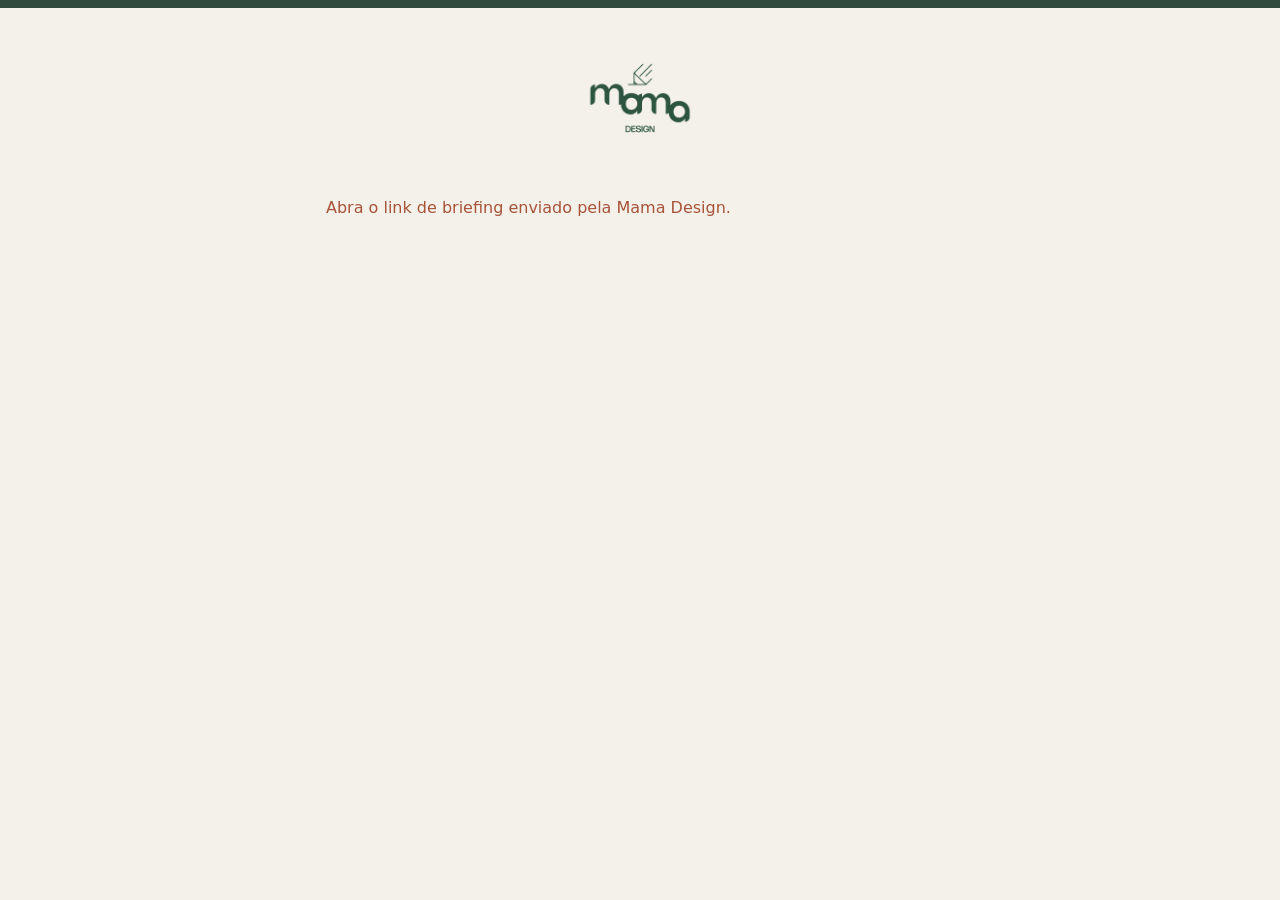
<file: briefing.html>
<!doctype html>
<html lang="pt-BR">
<head>
<meta charset="utf-8">
<meta name="viewport" content="width=device-width, initial-scale=1">
<meta name="referrer" content="no-referrer">
<meta name="robots" content="noindex, nofollow">
<title>Briefing · Mama Design</title>
<style>
:root{color-scheme:light;--green:#304b3e;--terra:#a85339;--cream:#f4f1ea;--paper:#fffdf8;--line:#e2ddd1;--ink:#303d34}
*{box-sizing:border-box}body{margin:0;border-top:8px solid var(--green);background:var(--cream);color:var(--ink);font:16px/1.55 system-ui,sans-serif}
main{width:min(660px,100%);margin:auto;padding:24px 16px 56px}header{text-align:center;padding:4px 0 18px}header img{width:124px;height:auto;object-fit:contain}
.card{padding:clamp(17px,5vw,34px);background:var(--paper);border:1px solid var(--line);border-radius:18px;min-width:0}
h1,h2{color:var(--green);font:400 2rem/1.12 Georgia,serif;margin:0 0 12px}h2{font-size:1.5rem}
p{margin:0 0 16px}.eyebrow{color:var(--terra);text-transform:uppercase;letter-spacing:.12em;font-weight:700;font-size:.73rem}
.dates{display:grid;grid-template-columns:repeat(auto-fit,minmax(180px,1fr));gap:8px;margin:20px 0}.dates div{background:#edf0e5;padding:12px;border-radius:10px}.dates strong{display:block;color:var(--green)}
label{display:block;color:#26382e;font-weight:600;margin:14px 0}label span,.hint{display:block;font-size:.86rem;font-weight:400;color:#515b52}
input:not([type=checkbox]),textarea{display:block;margin:6px 0 0;width:100%;min-width:0;max-width:100%;border:1px solid #d2d6c9;border-radius:8px;background:#fff;padding:10px 12px;font:inherit;color:inherit}
textarea{resize:vertical;min-height:75px}input[type=date],input[type=time]{appearance:none;min-height:46px}input[type=date]::-webkit-date-and-time-value,input[type=time]::-webkit-date-and-time-value{text-align:left}
.checkbox{display:flex;align-items:flex-start;gap:10px}.checkbox input{width:20px;height:20px;margin:2px 0 0;accent-color:var(--green);flex:none}
button{border:0;border-radius:9px;min-height:44px;padding:11px 16px;background:var(--terra);color:white;font:600 1rem system-ui;cursor:pointer}button:disabled{opacity:.55;cursor:default}
form section+section{border-top:1px solid var(--line);padding-top:20px;margin-top:24px}.file-list{display:grid;grid-template-columns:repeat(auto-fill,minmax(100px,1fr));gap:8px;margin-top:10px}
.file-list div{background:#f1eee5;border-radius:8px;padding:7px;min-width:0}.file-list img{display:block;width:100%;height:70px;object-fit:cover;border-radius:5px}.file-list small{display:block;overflow:hidden;text-overflow:ellipsis;white-space:nowrap}.file-list button{margin-top:5px;padding:6px;background:transparent;color:var(--green);font-size:.8rem}
#status{margin:10px 0;color:var(--terra);overflow-wrap:anywhere}#status:empty,[hidden]{display:none}
@media(max-width:520px){button[type=submit],#start{width:100%}}
label span.question{font:inherit;color:inherit}
</style>
<link rel="stylesheet" href="/briefing-typography.css?v=2">
</head>
<body>
<main>
<header><img src="/icons/mama-original.png" alt="Mama Design"></header>
<div id="loading" class="card" role="status">Carregando seu briefing…</div>
<section class="card" id="process" hidden>
<p class="eyebrow" id="package"></p>
<h1>Como funciona seu projeto</h1>
<p>Antes de começarmos a criar, confira os prazos combinados para a sua identidade visual.</p>
<div class="dates">
<div>Envie o briefing até<strong id="briefingDue"></strong></div>
<div>Previsão de envio da prévia<strong id="previewDue"></strong></div>
</div>
<p>Se o briefing chegar depois da data indicada, vou revisar o cronograma e combinar um novo prazo com você, se necessário.</p>
<p>Com suas respostas, começo a desenvolver a identidade visual. Quando a prévia estiver pronta, envio para você revisar.</p>
<label class="checkbox"><input id="agree" type="checkbox"> Li e entendi como funcionam os prazos do meu projeto.</label>
<button id="start" type="button" disabled>Começar briefing</button>
</section>
<form class="card" id="briefing" hidden>
<section>
<h1 id="briefingTitle">Vamos criar sua identidade visual?</h1>
<p>Me conta o que você imaginou até aqui. Pode ser uma ideia bem definida ou só algumas referências que você gostou!</p>
<label><span id="namePrompt" class="question">Como o nome deve aparecer na arte?</span><span id="titleHint"></span><input name="title" maxlength="200" required></label>
<label>Qual é a data do evento?<input type="date" name="event_date" required></label>
<label><span id="timePrompt" class="question">Qual é o horário?</span><span>Preencha se já estiver definido.</span><input type="time" name="start_time"></label>
</section>
<section>
<h2>Sobre a identidade visual</h2>
<label><span id="themePrompt" class="question">Você já pensou em um tema?</span><span id="themeHint">Se ainda não tiver um, conta o que você quer transmitir com a festa.</span><textarea name="theme" maxlength="1500"></textarea></label>
<label>Tem cores que você ama ou prefere evitar?<textarea name="colors" maxlength="1000"></textarea></label>
<label>Como você imagina o estilo da identidade?<span>Pode ser aquarela, desenhos, cores suaves, algo divertido ou delicado.</span><textarea name="style" maxlength="1500"></textarea></label>
<label>Tem algum detalhe que você gostaria muito de ver na arte?<textarea name="details" maxlength="2500"></textarea></label>
</section>
<section id="typographyQuestions" hidden>
<fieldset class="typography-fieldset">
<legend style="max-width:100%;white-space:normal">
<span id="typographyPrompt"></span>
<span id="typographyHelp" style="display:block;margin-top:6px;color:#304b3e;font:500 0.95rem/1.45 system-ui,sans-serif">Sua escolha é uma referência de estilo. A fonte final pode ser diferente da amostra.</span>
</legend>
<div id="typographyOptions" class="typography-options"></div>
</fieldset>
</section>
<section>
<h2 id="placeTitle">Local do evento</h2>
<label><span id="venuePrompt" class="question">Nome do local</span><input name="venue" maxlength="300"></label>
<label>Endereço<span id="addressHint"></span><input name="address" maxlength="500"></label>
<label id="phrase" hidden>Quer incluir alguma frase ou recado no convite?<textarea name="invite_phrase" maxlength="1200"></textarea></label>
</section>
<section id="weddingQuestions" hidden>
<h2>Detalhes do casamento</h2>
<label>O que da história de vocês poderia inspirar a identidade?<span>Pode ser um lugar, uma lembrança ou um símbolo que tenha significado.</span><textarea name="wedding_story" maxlength="1200" disabled></textarea></label>
<label>Como vocês imaginam o monograma?<span>Contem quais iniciais usar, em que ordem e se gostariam de incluir algum elemento.</span><textarea name="wedding_monogram" maxlength="500" disabled></textarea></label>
<label>A recepção será em outro local?<span>Se sim, informem nome, endereço e horário da recepção.</span><textarea name="wedding_reception" maxlength="1000" disabled></textarea></label>
<label id="weddingInviteQuestions" hidden>Que outras informações entram no convite?<span>Por exemplo, nomes dos pais, confirmação de presença, traje ou site do casamento.</span><textarea name="wedding_invite_details" maxlength="1200" disabled></textarea></label>
</section>
<section id="debutanteQuestions" hidden>
<h2>Detalhes dos 15 anos</h2>
<label>O que tem a cara da debutante?<span>Contem um pouco da personalidade dela, do que ela ama e do que gostaria de ver na festa.</span><textarea name="debutante_personality" maxlength="1200" disabled></textarea></label>
<label>Quais iniciais devem aparecer no monograma?<span>Escreva as letras na ordem em que quer que apareçam.</span><input name="debutante_initials" maxlength="40" required disabled></label>
<label>Gostaria de algum elemento específico no monograma?<span>Se tiver preferência, descreva a moldura, as flores, os símbolos ou outros detalhes que você imagina.</span><textarea name="debutante_monogram_details" maxlength="800" disabled></textarea></label>
<label>Quais momentos especiais vocês planejam?<span>Entrada, valsa, homenagens ou outros momentos que precisam aparecer nas peças.</span><textarea name="debutante_moments" maxlength="1000" disabled></textarea></label>
<label id="debutanteInviteQuestions" hidden>Que outras informações entram no convite?<span>Por exemplo, traje, confirmação de presença ou um recado para os convidados.</span><textarea name="debutante_invite_details" maxlength="1200" disabled></textarea></label>
</section>
<section id="pieces" hidden>
<h2>Sobre as peças combinadas</h2>
<p id="items"></p>
<label>Me conta os detalhes das peças<span>Você pode incluir textos, formatos e medidas que já tiver.</span><textarea name="pieces" maxlength="2500"></textarea></label>
</section>
<section>
<h2>Quer me mostrar o que te inspirou?</h2>
<p>Adicione fotos salvas no celular, cole links ou mande dos dois jeitos. Pode ser uma decoração, uma paleta ou um print de um detalhe que você amou.</p>
<label>Adicionar fotos<span>Opcional. Até 6 fotos de 3 MB cada, em JPG, PNG, WebP ou HEIC.</span>
<input id="photos" type="file" accept="image/jpeg,image/png,image/webp,image/heic,image/heif,.heic,.heif" multiple></label>
<div class="file-list" id="photoList"></div>
<label>Links das referências<span>Opcional. Cole um link por linha.</span><textarea name="links" maxlength="3000" placeholder="https://"></textarea></label>
</section>
<button id="send" type="submit">Enviar briefing</button>
</form>
<section class="card" id="success" hidden>
<h1>Briefing recebido! 💚</h1>
<p>Obrigada por compartilhar suas ideias comigo.</p>
<p>Com carinho, Mama Design</p>
</section>
<p id="status" role="alert"></p>
</main>
<script>
const $=id=>document.getElementById(id);
const token=location.hash.slice(1);
const endpoint='https://zhdvnziazdcbquzslsls.supabase.co/functions/v1/mama-event-briefing';
const form=$('briefing');
const date=value=>value.split('-').reverse().join('/');
const selected=[];
let sending=false;
let acceptedDates;

async function call(action,body){
 const res=await fetch(endpoint+'?action='+action,{
  method:'POST',headers:{Authorization:'Bearer '+token,...(typeof body==='string'?{'Content-Type':'application/json'}:{})},body,cache:'no-store'
 });
 const data=await res.json();
 if(!res.ok)throw Error(data.error||'Não foi possível concluir. Tente novamente.');
 return data;
}
function report(message){$('status').textContent=message;if(message)$('status').scrollIntoView({block:'nearest'})}
function show(id){for(const section of ['loading','process','briefing','success'])$(section).hidden=section!==id}
function renderTypography(type){
 const wedding=type==='Casamento',debutante=type==='15 anos';
 if(!wedding&&!debutante)return;
 const category=wedding?'casamento':'debutante',count=9;
 $('typographyPrompt').textContent=wedding?'Qual estilo de tipografia vocês mais gostam?':'Qual estilo de tipografia você mais gosta?';
 $('typographyOptions').innerHTML=Array.from({length:count},(_,i)=>{
  const option=i+1;
  return '<label class="typography-option"><span class="typography-option-title"><input type="radio" name="typography_choice" value="'+option+'" aria-describedby="typographyHelp" required> Opção '+option+'</span><span class="typography-sample" data-sample="'+category+'-'+option+'" aria-hidden="true"></span></label>';
 }).join('') + '<label class="typography-option"><span class="typography-option-title"><input type="radio" name="typography_choice" value="other" aria-describedby="typographyHelp" required> Outro</span><span>Envie suas referências no final.</span></label>';
 $('typographyQuestions').hidden=false;
}
function renderPhotos(){
 const nodes=selected.map((entry,index)=>{
  const box=document.createElement('div'),img=document.createElement('img');
  img.src=entry.url;img.alt='';
  img.onerror=()=>img.remove();
  const name=document.createElement('small');name.textContent=entry.file.name;
  const button=document.createElement('button');button.type='button';button.textContent='Remover';
  button.setAttribute('aria-label','Remover '+entry.file.name);
  button.onclick=()=>{if(sending)return;URL.revokeObjectURL(entry.url);selected.splice(index,1);renderPhotos()};
  box.append(img,name,button);return box;
 });
 $('photoList').replaceChildren(...nodes);
}
$('photos').onchange=e=>{
 const files=[...e.target.files];e.target.value='';
 if(sending||!files.length)return;
 if(files.length+selected.length>6||files.some(f=>!f.size||f.size>3*1024*1024)){
  report('Escolha até 6 fotos de no máximo 3 MB cada.');return;
 }
 for(const file of files)selected.push({file,url:URL.createObjectURL(file)});
 report('');renderPhotos();
};
$('agree').onchange=()=>{$('start').disabled=!$('agree').checked};
$('start').onclick=async()=>{
 $('start').disabled=true;report('');
 try{
  const data=await call('accept',JSON.stringify(acceptedDates));show(data.submitted?'success':'briefing');
  window.scrollTo(0,0);
 }catch(e){report(e.message);$('start').disabled=false}
};
form.onsubmit=async e=>{
 e.preventDefault();if(sending)return;
 const data=new FormData(form);
 for(const photo of selected)data.append('photos',photo.file);
 sending=true;$('send').disabled=true;$('photos').disabled=true;$('send').textContent='Enviando…';report('');
 try{
  await call('submit',data);
  for(const photo of selected)URL.revokeObjectURL(photo.url);
  show('success');window.scrollTo(0,0);
 }catch(e){report(e.message)}
 finally{sending=false;$('send').disabled=false;$('photos').disabled=false;$('send').textContent='Enviar briefing'}
};
(async()=>{
 try{
  if(!/^[\da-f]{8}-(?:[\da-f]{4}-){3}[\da-f]{12}$/i.test(token))throw Error('Abra o link de briefing enviado pela Mama Design.');
  const data=await call('read');
  if(data.submitted){show('success');return}
  $('package').textContent=data.type+' · '+data.package;
  acceptedDates={briefing_due:data.briefingDue,promised_due:data.promisedDue};
  $('briefingDue').textContent=date(data.briefingDue);
  $('previewDue').textContent=date(data.promisedDue);
  form.elements.event_date.min=data.closedOn;
  $('titleHint').textContent=data.type==='Aniversário infantil'?'Exemplo: Joaquim · 1 ano. Inclua a idade se quiser.':'Escreva o nome da celebração ou de quem será homenageado.';
  $('placeTitle').textContent=data.includesInvite?'Detalhes do convite':'Local do evento';
  $('addressHint').textContent=data.includesInvite?'Preencha como deve aparecer no convite.':'Preencha se já estiver definido.';
  const wedding=data.type==='Casamento',debutante=data.type==='15 anos';
  if(wedding){
   $('briefingTitle').textContent='Vamos criar a identidade do casamento de vocês?';
   $('namePrompt').textContent='Como os nomes do casal devem aparecer na arte?';
   $('titleHint').textContent='Escrevam os nomes na ordem em que devem aparecer.';
   $('timePrompt').textContent='Qual é o horário da cerimônia?';
   $('themePrompt').textContent='Que clima vocês imaginam para o casamento?';
   $('themeHint').textContent='Pode ser clássico, romântico, contemporâneo, ao ar livre ou do jeito de vocês.';
   $('placeTitle').textContent='Cerimônia';
   $('venuePrompt').textContent='Nome do local da cerimônia';
  }
  if(debutante){
   $('briefingTitle').textContent='Vamos criar a identidade dos seus 15 anos?';
   $('namePrompt').textContent='Como o nome da debutante deve aparecer na arte?';
   $('titleHint').textContent='Exemplo: Luísa · 15 anos.';
   $('themePrompt').textContent='Tem um tema ou um conceito para a festa?';
   $('themeHint').textContent='Pode ser uma ideia bem definida ou só a sensação que vocês querem transmitir.';
  }
  renderTypography(data.type);
  $('weddingQuestions').hidden=!wedding;
  $('debutanteQuestions').hidden=!debutante;
  $('weddingInviteQuestions').hidden=!wedding||!data.includesInvite;
  $('debutanteInviteQuestions').hidden=!debutante||!data.includesInvite;
  for(const field of form.querySelectorAll('#weddingQuestions textarea, #debutanteQuestions textarea, #debutanteQuestions input')){
   field.disabled=!!field.closest('section[hidden],label[hidden]');
  }
  $('phrase').hidden=!data.includesInvite;
  form.elements.invite_phrase.disabled=!data.includesInvite;
  $('pieces').hidden=!data.items;
  $('items').textContent=data.items;
  show(data.accepted?'briefing':'process');
 }catch(e){show('');report(e.message)}
})();
</script>
</body>
</html>
</file>
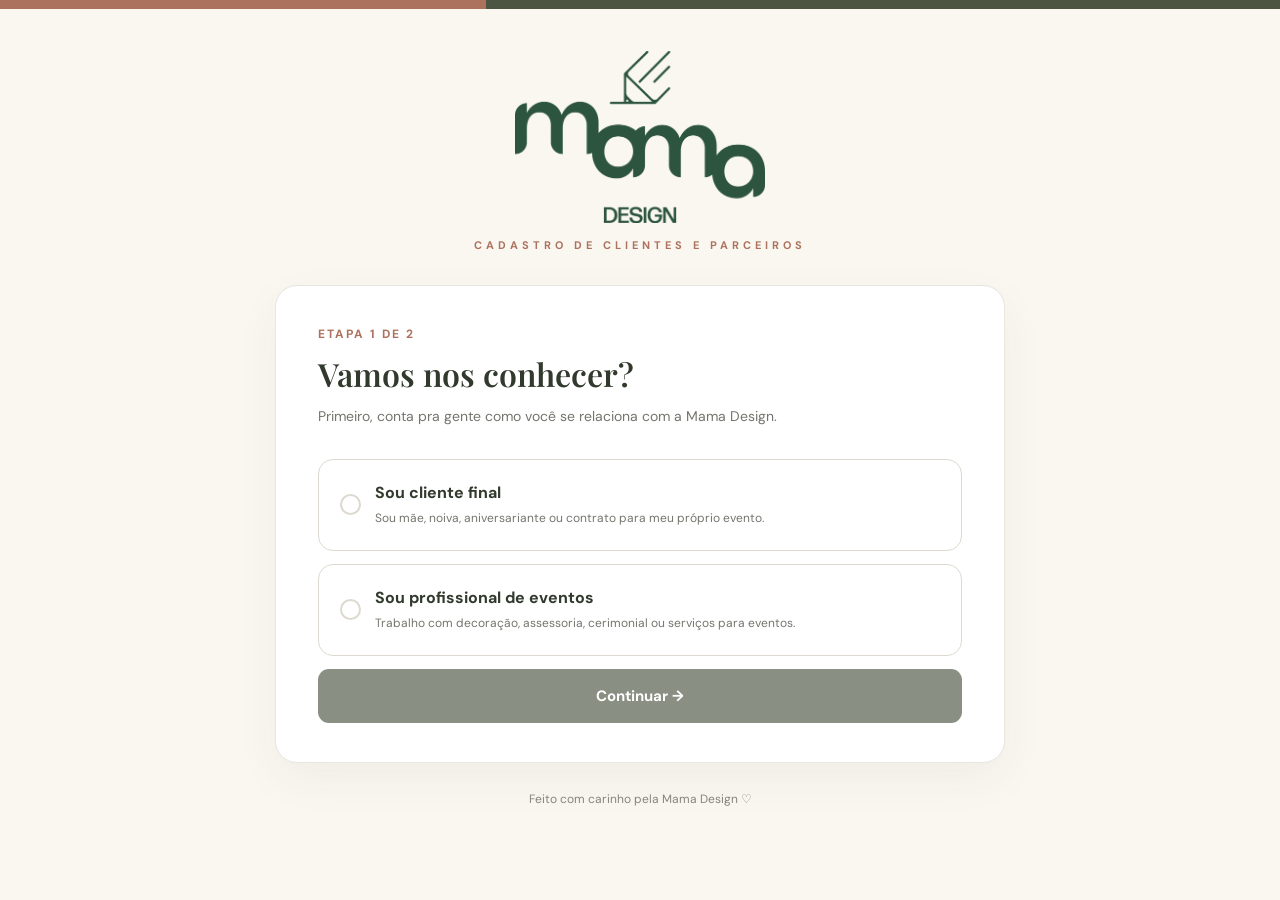
<file: cadastro.html>
<!doctype html>
<html lang="pt-BR">
<head>
<meta charset="utf-8"><meta name="viewport" content="width=device-width,initial-scale=1">
<meta name="theme-color" content="#4a5140">
<title>Cadastro de Clientes | Mama Design</title>
<link rel="preconnect" href="https://fonts.googleapis.com"><link rel="preconnect" href="https://fonts.gstatic.com" crossorigin>
<link href="https://fonts.googleapis.com/css2?family=DM+Sans:wght@400;500;600;700&family=Playfair+Display:wght@500;600&display=swap" rel="stylesheet">
<style>
:root{--olive:#4b5541;--olive-dark:#313a2d;--terra:#ad725e;--cream:#faf7f1;--sand:#efe8dd;--text:#33382f;--muted:#72766e;--border:#ddd9cf}*{box-sizing:border-box}body{margin:0;background:var(--cream);font-family:'DM Sans',Arial,sans-serif;color:var(--text);line-height:1.5}.top{height:9px;background:linear-gradient(90deg,var(--terra) 0 38%,var(--olive) 38% 100%)}.wrap{max-width:770px;margin:0 auto;padding:42px 20px 70px}.brand{text-align:center;margin-bottom:32px}.brand-logo{display:block;width:min(250px,72%);height:auto;margin:0 auto 14px}.brand-name{font-family:'Playfair Display',Georgia,serif;font-size:45px;letter-spacing:-2px;color:var(--olive-dark);line-height:1.2}.brand-sub{font-size:11px;letter-spacing:4px;text-transform:uppercase;color:var(--terra);font-weight:700;margin-top:4px}.card{background:#fff;border:1px solid #eae5dd;border-radius:22px;padding:39px 42px;box-shadow:0 16px 45px rgba(45,52,38,.05)}h1{font:600 32px/1.2 'Playfair Display',Georgia,serif;margin:0 0 12px;color:var(--olive-dark)}.intro{color:var(--muted);margin:0 0 32px;font-size:14px}.section{display:flex;align-items:center;gap:12px;margin:31px 0 18px}.section:after{content:"";height:1px;background:var(--border);flex:1}.section h2{margin:0;color:var(--olive);font-size:12px;text-transform:uppercase;letter-spacing:2px}.grid{display:grid;grid-template-columns:1fr 1fr;gap:18px}.field{margin-bottom:18px}.field.full{grid-column:1/-1}.field label{display:block;font-size:13px;font-weight:700;margin-bottom:7px}.field input,.field select{width:100%;border:1px solid var(--border);border-radius:10px;padding:13px 14px;background:#fff;font:inherit;font-size:14px;color:var(--text);outline:none;transition:.2s}.field input:focus,.field select:focus{border-color:var(--olive);box-shadow:0 0 0 3px #4b55411c}.req{color:var(--terra)}.hint{font-size:12px;color:var(--muted);margin-top:6px}.child{background:#fbfaf7;border:1px solid var(--border);border-radius:14px;padding:18px 18px 0;margin:0 0 14px}.child-head{display:flex;align-items:center;justify-content:space-between;margin-bottom:14px;font-size:13px;font-weight:700;color:var(--olive)}.remove{border:0;background:none;color:#a34f47;font:inherit;font-size:12px;cursor:pointer}.add{border:1px dashed var(--olive);border-radius:10px;background:#f7f8f4;color:var(--olive-dark);font:inherit;font-weight:700;padding:12px 18px;cursor:pointer;width:100%}.privacy{background:#f7f6f1;border-radius:12px;padding:15px 17px;color:#666b62;font-size:12px;margin:26px 0 22px}.privacy strong{color:var(--olive-dark)}.submit{width:100%;border:0;border-radius:11px;background:var(--olive);color:#fff;font:inherit;font-weight:700;font-size:15px;padding:16px;cursor:pointer}.submit:hover{background:var(--olive-dark)}.submit:disabled{opacity:.65;cursor:wait}.status{display:none;margin-top:18px;border-radius:10px;padding:15px;font-size:14px}.status.ok{display:block;background:#eef5e9;color:#34562b}.status.err{display:block;background:#fff0ed;color:#8b3c32}.footer{text-align:center;color:#85857c;font-size:12px;margin-top:27px}.step[hidden]{display:none!important}.choice{display:flex;align-items:center;gap:14px;width:100%;padding:21px;margin:13px 0;border:1.5px solid var(--border);border-radius:15px;background:#fff;text-align:left;font:inherit;cursor:pointer}.choice strong{display:block;color:var(--olive-dark);font-size:16px}.choice small{color:var(--muted);font-size:12px}.choice .dot{width:21px;height:21px;border:2px solid var(--border);border-radius:50%;flex:none}.choice.selected{border-color:var(--olive);background:#f5f7f1}.choice.selected .dot{border:6px solid var(--olive)}.back{border:0;background:none;color:var(--olive);font:inherit;font-weight:700;padding:15px 0;cursor:pointer}.step-meta{color:var(--terra);font-size:12px;font-weight:700;letter-spacing:2px;text-transform:uppercase;margin-bottom:12px}.hidden{position:absolute;left:-9999px;opacity:0;pointer-events:none}@media(max-width:600px){.wrap{padding:28px 14px 50px}.card{padding:27px 20px;border-radius:17px}h1{font-size:28px}.grid{grid-template-columns:1fr;gap:0}.brand-name{font-size:40px}.child{padding:14px 14px 0}}
</style>
</head>
<body><div class="top"></div><main class="wrap"><header class="brand"><img class="brand-logo" src="[data-uri]" alt="Mama Design"><div class="brand-sub">Cadastro de clientes e parceiros</div></header><div class="card">
<section id="step1" class="step"><div class="step-meta">Etapa 1 de 2</div><h1>Vamos nos conhecer?</h1><p class="intro">Primeiro, conta pra gente como você se relaciona com a Mama Design.</p><button type="button" class="choice" data-profile="final"><span class="dot"></span><span><strong>Sou cliente final</strong><small>Sou mãe, noiva, aniversariante ou contrato para meu próprio evento.</small></span></button><button type="button" class="choice" data-profile="professional"><span class="dot"></span><span><strong>Sou profissional de eventos</strong><small>Trabalho com decoração, assessoria, cerimonial ou serviços para eventos.</small></span></button><button type="button" id="continue" class="submit" disabled>Continuar →</button></section>
<section id="step2" class="step" hidden><div class="step-meta">Etapa 2 de 2</div><button type="button" id="back" class="back">← Voltar e alterar perfil</button><h1 id="stepTitle">Seus dados</h1><p id="stepIntro" class="intro">Preencha seus dados para concluir seu cadastro.</p>
<form id="form"><input type="hidden" id="tipo" value="final"><div class="section"><h2>Dados de contato</h2></div><div class="grid"><div class="field full"><label for="nome">Nome completo <span class="req">*</span></label><input id="nome" name="nome" autocomplete="name" required maxlength="150" minlength="3" placeholder="Como podemos chamar você?"></div><div class="field"><label for="whatsapp">WhatsApp <span class="req">*</span></label><input id="whatsapp" name="whatsapp" autocomplete="tel" inputmode="tel" required placeholder="(00) 00000-0000" maxlength="22"><div class="hint">Informe um número com DDD.</div></div><div class="field"><label for="email">E-mail</label><input id="email" name="email" type="email" autocomplete="email" maxlength="254" placeholder="seuemail@exemplo.com"></div><div class="field final-only"><label for="aniversario">Seu aniversário</label><input id="aniversario" name="aniversario" type="date"></div><div class="field"><label for="contratou">Já contratou a Mama Design?</label><select id="contratou" name="contratou"><option value="">Selecione uma opção</option><option value="sim">Sim, já sou cliente!</option><option value="nao">Ainda não</option></select></div></div>
<div id="professionalFields" style="display:none"><div class="section"><h2>Dados profissionais</h2></div><div class="grid"><div class="field"><label for="empresa">Nome da empresa (opcional)</label><input id="empresa" maxlength="150" placeholder="Nome da empresa ou marca"></div><div class="field"><label for="instagram">Instagram</label><input id="instagram" maxlength="150" placeholder="@seuperfil"></div><div class="field full"><label for="segmento">Área de atuação</label><select id="segmento"><option value="">Selecione</option><option>Decoração</option><option>Assessoria e cerimonial</option><option>Produção de eventos</option><option>Buffet</option><option>Papelaria e personalizados</option><option>Outro</option></select></div></div></div>
<div id="childrenFields"><div class="section"><h2>Sobre seus filhos</h2></div><p class="intro" style="margin-bottom:16px">Se você tem filhos, adicione os dados de cada um. Essa parte é opcional.</p><div id="children"></div><button type="button" id="addChild" class="add">+ Adicionar filho(a)</button></div>
<div class="hidden" aria-hidden="true"><label for="website">Site</label><input id="website" name="website" tabindex="-1" autocomplete="off"></div>
<div class="privacy"><strong>Seus dados são importantes para nós.</strong> Eles serão utilizados pela Mama Design para organizar seu atendimento e manter seu cadastro atualizado internamente. Este formulário permite apenas criar um cadastro; para corrigir informações posteriormente, entre em contato com nossa equipe.</div><div class="turnstile-wrap" style="margin:18px 0"><div class="cf-turnstile" data-sitekey="0x4AAAAAAFq8KDVmq6ggcpwR" data-theme="light"></div></div><button class="submit" id="submit" type="submit">Enviar meu cadastro →</button><div id="status" class="status" role="status" aria-live="polite"></div></form></section></div><footer class="footer">Feito com carinho pela Mama Design ♡</footer></main>
<script src="https://challenges.cloudflare.com/turnstile/v0/api.js" async defer></script>
<script>
(()=>{'use strict';
const URL='https://zhdvnziazdcbquzslsls.supabase.co';

const form=document.getElementById('form'), children=document.getElementById('children'), add=document.getElementById('addChild'), submit=document.getElementById('submit'), status=document.getElementById('status');
let childCount=0;const tipo=document.getElementById('tipo');const step1=document.getElementById('step1'),step2=document.getElementById('step2'),next=document.getElementById('continue');document.querySelectorAll('[data-profile]').forEach(b=>b.addEventListener('click',()=>{tipo.value=b.dataset.profile;document.querySelectorAll('[data-profile]').forEach(c=>c.classList.toggle('selected',c===b));next.disabled=false}));next.addEventListener('click',()=>{updateType();const pro=tipo.value==='professional';document.getElementById('stepTitle').textContent=pro?'Cadastro de parceiro profissional':'Cadastro de cliente final';document.getElementById('stepIntro').textContent=pro?'Conte um pouco sobre você e seu trabalho com eventos.':'Conte um pouco sobre você e sua família.';step1.hidden=true;step2.hidden=false;window.scrollTo({top:0,behavior:'smooth'})});document.getElementById('back').addEventListener('click',()=>{step2.hidden=true;step1.hidden=false;status.className='status';window.scrollTo({top:0,behavior:'smooth'})});function updateType(){const pro=tipo.value==='professional';document.getElementById('professionalFields').style.display=pro?'block':'none';document.getElementById('childrenFields').style.display=pro?'none':'block';document.querySelector('.final-only').style.display=pro?'none':'';children.querySelectorAll('input').forEach(x=>x.disabled=pro)}tipo.addEventListener('change',updateType);updateType();
const escapeHtml=s=>String(s).replace(/[&<>"']/g,c=>({'&':'&amp;','<':'&lt;','>':'&gt;','"':'&quot;',"'":'&#39;'}[c]));
function renumber(){[...children.querySelectorAll('.child')].forEach((el,i)=>{el.querySelector('.child-title').textContent=`Filho(a) ${i+1}`})}
add.addEventListener('click',()=>{if(children.children.length>=20)return;childCount++;const row=document.createElement('div');row.className='child';row.innerHTML=`<div class="child-head"><span class="child-title">Filho(a)</span><button type="button" class="remove" aria-label="Remover filho">Remover</button></div><div class="grid"><div class="field"><label for="child-name-${childCount}">Nome <span class="req">*</span></label><input id="child-name-${childCount}" class="child-name" maxlength="150" minlength="2" required placeholder="Nome do filho(a)"></div><div class="field"><label for="child-date-${childCount}">Aniversário</label><input id="child-date-${childCount}" class="child-date" type="date"></div></div>`;row.querySelector('.remove').addEventListener('click',()=>{row.remove();renumber()});children.append(row);renumber();row.querySelector('input').focus()});
function message(msg,ok){status.textContent=msg;status.className='status '+(ok?'ok':'err');status.scrollIntoView({behavior:'smooth',block:'nearest'})}
form.addEventListener('submit',async e=>{e.preventDefault();status.className='status';if(!form.reportValidity())return;if(document.getElementById('website').value)return;const phone=document.getElementById('whatsapp').value.replace(/\D/g,'');if(phone.length<10||phone.length>13){message('Informe um WhatsApp válido, com DDD.',false);return}const kids=(tipo.value==='professional'?[]:[...children.querySelectorAll('.child')]).map(row=>({nome:row.querySelector('.child-name').value.trim(),aniversario:row.querySelector('.child-date').value||null}));const contracted=document.getElementById('contratou').value;const token=window.turnstile?.getResponse();if(!token){message('Confirme a verificação de segurança antes de enviar.',false);return}const data={nome:document.getElementById('nome').value.trim(),whatsapp:phone,email:document.getElementById('email').value.trim()||null,aniversario:document.getElementById('aniversario').value||null,filhos:kids,ja_contratou:contracted==='sim'?true:contracted==='nao'?false:null,tipo_cliente:tipo.value,empresa:document.getElementById('empresa').value.trim()||null,instagram:document.getElementById('instagram').value.trim()||null,segmento:document.getElementById('segmento').value||null,turnstileToken:token};submit.disabled=true;submit.textContent='Enviando cadastro...';try{const response=await fetch(`${URL}/functions/v1/cadastro-mama`,{method:'POST',headers:{'Content-Type':'application/json'},body:JSON.stringify(data)});const result=await response.json().catch(()=>null);if(!response.ok){throw new Error('Não foi possível enviar seu cadastro agora. Tente novamente em instantes.')}if(result?.sucesso){form.reset();children.replaceChildren();updateType();message('Cadastro recebido com sucesso! Obrigada por fazer parte da Mama Design. ♡',true)}else{message(result?.mensagem||'Não foi possível concluir o cadastro. Entre em contato com nossa equipe.',false)}}catch(err){message(err.message||'Ocorreu um erro ao enviar. Tente novamente.',false)}finally{window.turnstile?.reset();submit.disabled=false;submit.textContent='Enviar meu cadastro →'}});
})();
</script></body></html>
</file>
<file: briefing-typography.css>
.typography-fieldset{min-width:0;margin:0;padding:0;border:0}
.typography-fieldset legend{color:#304b3e;font:400 1.5rem/1.2 Georgia,serif;margin-bottom:8px}
.typography-options{display:grid;grid-template-columns:repeat(auto-fit,minmax(min(100%,246px),1fr));gap:8px}
.typography-options .typography-option{display:block;margin:0;padding:10px;border:1px solid #d2d6c9;border-radius:9px;background:#fff;cursor:pointer}
.typography-option:has(input:checked){border-color:#a85339;box-shadow:0 0 0 1px #a85339}
.typography-option .typography-option-title{display:flex;align-items:center;gap:8px;color:#303d34;font-weight:600}
.typography-option-title input[type=radio]{display:inline-block;width:18px;height:18px;margin:0;padding:0;flex:0 0 18px;accent-color:#304b3e}
.typography-sample,.typography-option .typography-sample{display:block;width:226px;max-width:100%;margin:8px 0 0;background-color:#fff;background-repeat:no-repeat}
.briefing-answer:has(.typography-sample){grid-column:1/-1}
.typography-sample[data-sample="casamento-1"]{height:46px;background-image:url('/icons/tipografia/casamento-1-4.png');background-position:-95px -163px}
.typography-sample[data-sample="casamento-2"]{height:40px;background-image:url('/icons/tipografia/casamento-1-4.png');background-position:-95px -302px}
.typography-sample[data-sample="casamento-3"]{height:30px;background-image:url('/icons/tipografia/casamento-1-4.png');background-position:-95px -435px}
.typography-sample[data-sample="casamento-4"]{height:41px;background-image:url('/icons/tipografia/casamento-1-4.png');background-position:-95px -558px}
.typography-sample[data-sample="casamento-5"]{height:70px;background-image:url('/icons/tipografia/casamento-5-8.png');background-position:-81px -68px}
.typography-sample[data-sample="casamento-6"]{height:72px;background-image:url('/icons/tipografia/casamento-5-8.png');background-position:-81px -231px}
.typography-sample[data-sample="casamento-7"]{height:72px;background-image:url('/icons/tipografia/casamento-5-8.png');background-position:-81px -396px}
.typography-sample[data-sample="casamento-8"]{height:61px;background-image:url('/icons/tipografia/casamento-5-8.png');background-position:-81px -560px}
.typography-sample[data-sample="casamento-9"]{height:82px;background-image:url('/icons/tipografia/casamento-9.png');background-position:-140px -71px}
.typography-sample[data-sample="debutante-1"]{height:104px;background-image:url('/icons/tipografia/debutante-1-3.png');background-position:-128px -157px}
.typography-sample[data-sample="debutante-2"]{height:92px;background-image:url('/icons/tipografia/debutante-1-3.png');background-position:-128px -352px}
.typography-sample[data-sample="debutante-3"]{height:121px;background-image:url('/icons/tipografia/debutante-1-3.png');background-position:-128px -537px}
.typography-sample[data-sample="debutante-4"]{height:70px;background-image:url('/icons/tipografia/debutante-4-7.png');background-position:-95px -76px}
.typography-sample[data-sample="debutante-5"]{height:70px;background-image:url('/icons/tipografia/debutante-4-7.png');background-position:-95px -238px}
.typography-sample[data-sample="debutante-6"]{height:92px;background-image:url('/icons/tipografia/debutante-4-7.png');background-position:-95px -400px}
.typography-sample[data-sample="debutante-7"]{height:73px;background-image:url('/icons/tipografia/debutante-4-7.png');background-position:-95px -585px}
.typography-sample[data-sample="debutante-8"]{height:83px;background-image:url('/icons/tipografia/debutante-8.png');background-position:-113px -83px}

.typography-sample[data-sample="debutante-9"]{height:auto;aspect-ratio:502 / 182;background-image:url("/icons/tipografia/debutante-9.png");background-size:contain;background-position:center}
</file>
